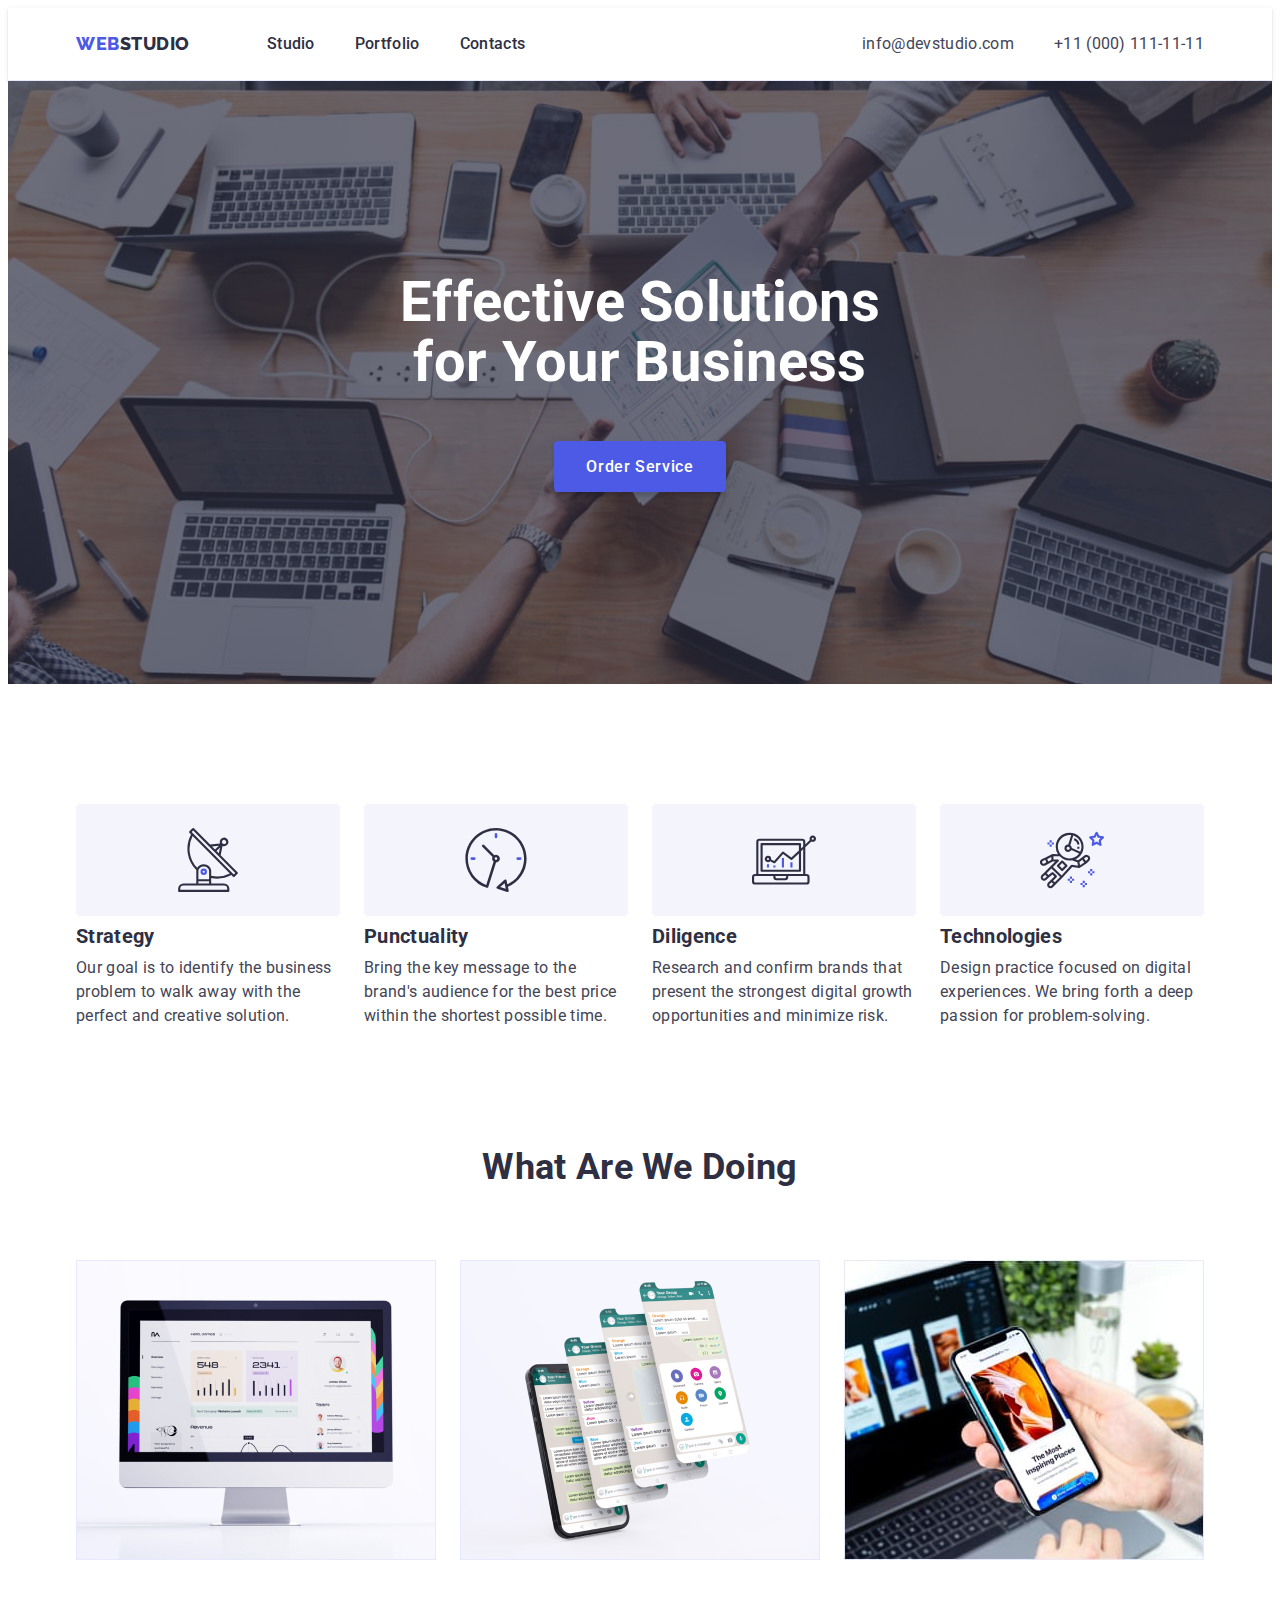
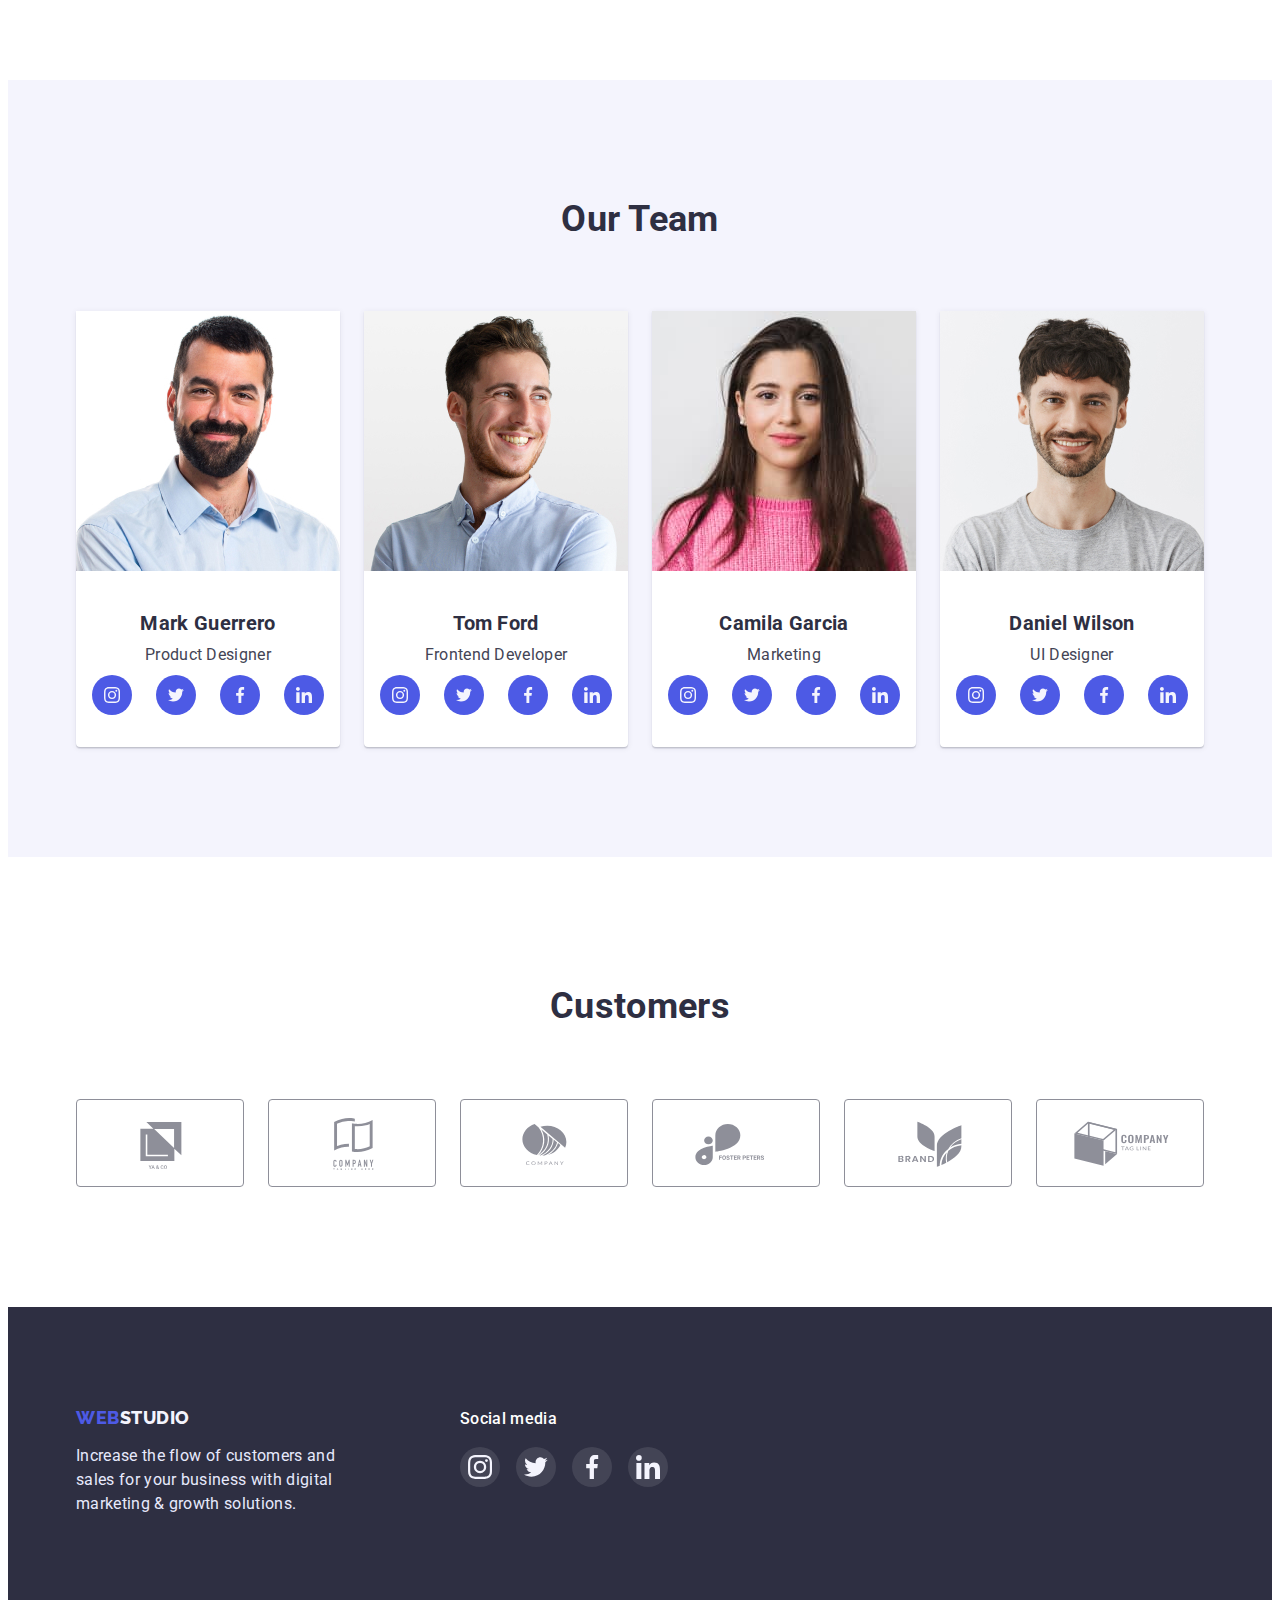
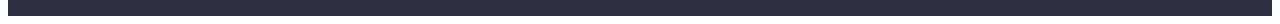
<file: index.html>
<!DOCTYPE html>
<html lang="en">
  <head>
    <meta charset="UTF-8" />
    <meta http-equiv="X-UA-Compatible" content="IE=edge" />
    <meta name="viewport" content="width=device-width, initial-scale=1.0" />
    <title>WEBSTUDIO</title>
    <link
      rel="stylesheet"
      href="https://cdnjs.cloudflare.com/ajax/libs/modern-normalize/1.1.0/modern-normalize.min.css"
      integrity="sha512-wpPYUAdjBVSE4KJnH1VR1HeZfpl1ub8YT/NKx4PuQ5NmX2tKuGu6U/JRp5y+Y8XG2tV+wKQpNHVUX03MfMFn9Q=="
      crossorigin="anonymous"
      referrerpolicy="no-referrer"
    />
    <link rel="stylesheet" href="./CSS/styles.css" />
    <link rel="preconnect" href="https://fonts.googleapis.com" />
    <link rel="preconnect" href="https://fonts.gstatic.com" crossorigin />
    <link
      href="https://fonts.googleapis.com/css2?family=Raleway:wght@800&family=Roboto:wght@400;500;700;900&display=swap"
      rel="stylesheet"
    />
  </head>
  <body>
    <header class="header">
      <div class="container">
        <!-- NAVIGATION -->
        <nav class="nav">
          <a href="/index.html" class="logo"
            ><span class="logo-letters">WEB</span>STUDIO</a
          >
          <ul class="nav-list">
            <li class="nav-item">
              <a href="./index.html" class="nav-link">Studio</a>
            </li>
            <li class="nav-item">
              <a href="./portfolio.html" class="nav-link">Portfolio</a>
            </li>
            <li class="nav-item">
              <a href="" class="nav-link">Contacts</a>
            </li>
          </ul>
        </nav>

        <!-- OUR CONTACTS -->
        <ul class="contacts">
          <li>
            <a href="mailto:info@devstudio.com" class="contacts"
              >info@devstudio.com</a
            >
          </li>
          <li>
            <a href="tel:+110001111111" class="contacts">+11 (000) 111-11-11</a>
          </li>
        </ul>
      </div>
    </header>

    <main>
      <!-- HERO SECTION -->
      <section class="section hero">
        <div class="container">
          <h1 class="hero-title">Effective Solutions for Your Business</h1>
          <button type="button" class="hero-button">Order Service</button>
        </div>
      </section>

      <!-- ADVANTAGES SECTION -->
      <section class="section advantages">
        <div class="container">
          <h2 class="section-title hidden">Our Advantages</h2>
          <ul class="advantages-list">
            <li class="advantages-list-item">
              <div class="advantages-icon">
                <svg class="icon antenna">
                  <use href="./images/icons.svg#icon-antenna"></use>
                </svg>
              </div>
              <h3 class="section-list-title">Strategy</h3>
              <p>
                Our goal is to identify the business problem to walk away with
                the perfect and creative solution.
              </p>
            </li>
            <li class="advantages-list-item">
              <div class="advantages-icon">
                <svg class="icon clock">
                  <use href="./images/icons.svg#icon-clock"></use>
                </svg>
              </div>
              <h3 class="section-list-title">Punctuality</h3>
              <p>
                Bring the key message to the brand's audience for the best price
                within the shortest possible time.
              </p>
            </li>
            <li class="advantages-list-item">
              <div class="advantages-icon">
                <svg class="icon diagram">
                  <use href="./images/icons.svg#icon-diagram"></use>
                </svg>
              </div>
              <h3 class="section-list-title">Diligence</h3>
              <p>
                Research and confirm brands that present the strongest digital
                growth opportunities and minimize risk.
              </p>
            </li>
            <li class="advantages-list-item">
              <div class="advantages-icon">
                <svg class="icon astronaut">
                  <use href="./images/icons.svg#icon-astronaut"></use>
                </svg>
              </div>
              <h3 class="section-list-title">Technologies</h3>
              <p>
                Design practice focused on digital experiences. We bring forth a
                deep passion for problem-solving.
              </p>
            </li>
          </ul>
        </div>
      </section>

      <!-- WHAT ARE WE DOING SECTION -->
      <section class="section doing">
        <div class="container">
          <h2 class="section-title">What are we doing</h2>
          <ul class="doing-list">
            <li>
              <img
                src="./images/computer.jpg"
                width="360"
                height="300"
                alt="imac shows statistic on screen"
              />
            </li>
            <li>
              <img
                src="./images/smartphone.jpg"
                width="360"
                height="300"
                alt="4 layers of smartphone"
              />
            </li>
            <li>
              <img
                src="./images/laptopandsmartphone.jpg"
                width="360"
                height="300"
                alt="laptop on a table and smatphone at the hand"
              />
            </li>
          </ul>
        </div>
      </section>

      <!-- OUR TEAM SECTION -->
      <section class="section team">
        <div class="container">
          <h2 class="section-title">Our Team</h2>
          <ul class="team-members">
            <li class="team-list">
              <img
                src="./images/mark.jpg"
                width="264"
                height="260"
                alt="Mark is product manager"
              />
              <div class="team-name">
                <h3 class="section-list-title">Mark Guerrero</h3>
                <p class="team-list-text">Product Designer</p>
                <ul class="team-social-list">
                  <li class="team-social-item">
                    <a href="" class="team-social-link">
                      <svg class="icon-social">
                        <use href="./images/icons.svg#icon-instagram"></use>
                      </svg>
                    </a>
                  </li>
                  <li class="team-social-item">
                    <a href="" class="team-social-link">
                      <svg class="icon-social">
                        <use href="./images/icons.svg#icon-twitter"></use>
                      </svg>
                    </a>
                  </li>
                  <li class="team-social-item">
                    <a href="" class="team-social-link">
                      <svg class="icon-social">
                        <use href="./images/icons.svg#icon-facebook"></use>
                      </svg>
                    </a>
                  </li>
                  <li class="team-social-item">
                    <a href="" class="team-social-link">
                      <svg class="icon-social">
                        <use href="./images/icons.svg#icon-linkedin"></use>
                      </svg>
                    </a>
                  </li>
                </ul>
              </div>
            </li>
            <li class="team-list">
              <img
                src="./images/tom.jpg"
                width="264"
                height="260"
                alt="Tom is frontend developer"
              />
              <div class="team-name">
                <h3 class="section-list-title">Tom Ford</h3>
                <p class="team-list-text">Frontend Developer</p>
                <ul class="team-social-list">
                  <li class="team-social-item">
                    <a href="" class="team-social-link">
                      <svg class="icon-social">
                        <use href="./images/icons.svg#icon-instagram"></use>
                      </svg>
                    </a>
                  </li>
                  <li class="team-social-item">
                    <a href="" class="team-social-link">
                      <svg class="icon-social">
                        <use href="./images/icons.svg#icon-twitter"></use>
                      </svg>
                    </a>
                  </li>
                  <li class="team-social-item">
                    <a href="" class="team-social-link">
                      <svg class="icon-social">
                        <use href="./images/icons.svg#icon-facebook"></use>
                      </svg>
                    </a>
                  </li>
                  <li class="team-social-item">
                    <a href="" class="team-social-link">
                      <svg class="icon-social">
                        <use href="./images/icons.svg#icon-linkedin"></use>
                      </svg>
                    </a>
                  </li>
                </ul>
              </div>
            </li>
            <li class="team-list">
              <img
                src="./images/camila.jpg"
                width="264"
                height="260"
                alt="Camila is marketolog"
              />
              <div class="team-name">
                <h3 class="section-list-title">Camila Garcia</h3>
                <p class="team-list-text">Marketing</p>
                <ul class="team-social-list">
                  <li class="team-social-item">
                    <a href="" class="team-social-link">
                      <svg class="icon-social">
                        <use href="./images/icons.svg#icon-instagram"></use>
                      </svg>
                    </a>
                  </li>
                  <li class="team-social-item">
                    <a href="" class="team-social-link">
                      <svg class="icon-social">
                        <use href="./images/icons.svg#icon-twitter"></use>
                      </svg>
                    </a>
                  </li>
                  <li class="team-social-item">
                    <a href="" class="team-social-link">
                      <svg class="icon-social">
                        <use href="./images/icons.svg#icon-facebook"></use>
                      </svg>
                    </a>
                  </li>
                  <li class="team-social-item">
                    <a href="" class="team-social-link">
                      <svg class="icon-social">
                        <use href="./images/icons.svg#icon-linkedin"></use>
                      </svg>
                    </a>
                  </li>
                </ul>
              </div>
            </li>
            <li class="team-list">
              <img
                src="./images/daniel.jpg"
                width="264"
                height="260"
                alt="Daniel is UI Designer"
              />
              <div class="team-name">
                <h3 class="section-list-title">Daniel Wilson</h3>
                <p class="team-list-text">UI Designer</p>
                <ul class="team-social-list">
                  <li class="team-social-item">
                    <a href="" class="team-social-link">
                      <svg class="icon-social">
                        <use href="./images/icons.svg#icon-instagram"></use>
                      </svg>
                    </a>
                  </li>
                  <li class="team-social-item">
                    <a href="" class="team-social-link">
                      <svg class="icon-social">
                        <use href="./images/icons.svg#icon-twitter"></use>
                      </svg>
                    </a>
                  </li>
                  <li class="team-social-item">
                    <a href="" class="team-social-link">
                      <svg class="icon-social">
                        <use href="./images/icons.svg#icon-facebook"></use>
                      </svg>
                    </a>
                  </li>
                  <li class="team-social-item">
                    <a href="" class="team-social-link">
                      <svg class="icon-social">
                        <use href="./images/icons.svg#icon-linkedin"></use>
                      </svg>
                    </a>
                  </li>
                </ul>
              </div>
            </li>
          </ul>
        </div>
      </section>
      <section class="section customers">
        <div class="container">
          <h2 class="section-title">Customers</h2>
          <ul class="customers-list">
            <li class="customers-item">
              <a href="" class="customers-link">
                <svg class="logo-company">
                  <use href="./images/icons.svg#icon-logofirst"></use>
                </svg>
              </a>
            </li>
            <li class="customers-item">
              <a href="" class="customers-link">
                <svg class="logo-company">
                  <use href="./images/icons.svg#icon-logosecond"></use>
                </svg>
              </a>
            </li>
            <li class="customers-item">
              <a href="" class="customers-link">
                <svg class="logo-company">
                  <use href="./images/icons.svg#icon-logothird"></use>
                </svg>
              </a>
            </li>
            <li class="customers-item">
              <a href="" class="customers-link">
                <svg class="logo-company">
                  <use href="./images/icons.svg#icon-logofourth"></use>
                </svg>
              </a>
            </li>
            <li class="customers-item">
              <a href="" class="customers-link">
                <svg class="logo-company">
                  <use href="./images/icons.svg#icon-logofifth"></use>
                </svg>
              </a>
            </li>
            <li class="customers-item">
              <a href="" class="customers-link">
                <svg class="logo-company">
                  <use href="./images/icons.svg#icon-logosixth"></use>
                </svg>
              </a>
            </li>
          </ul>
        </div>
      </section>
    </main>

    <!-- FOOTER SECTION -->
    <footer class="footer">
      <div class="container">
        <div class="footer-width">
          <a href="/index.html" class="footer-logo"
            ><span class="footer-logo-letters">WEB</span>STUDIO</a
          >
          <p class="footer-text">
            Increase the flow of customers and sales for your business with
            digital marketing & growth solutions.
          </p>
        </div>
        <div class="footer-social">
          <h3 class="footer-title">Social media</h3>
          <ul class="footer-list">
            <li class="footer-item">
              <a href="" class="footer-social-link">
                <svg class="icon-footer">
                  <use href="./images/icons.svg#icon-instagram"></use>
                </svg>
              </a>
            </li>
            <li class="footer-item">
              <a href="" class="footer-social-link">
                <svg class="icon-footer">
                  <use href="./images/icons.svg#icon-twitter"></use>
                </svg>
              </a>
            </li>
            <li class="footer-item">
              <a href="" class="footer-social-link">
                <svg class="icon-footer">
                  <use href="./images/icons.svg#icon-facebook"></use>
                </svg>
              </a>
            </li>
            <li class="footer-item">
              <a href="" class="footer-social-link">
                <svg class="icon-footer">
                  <use href="./images/icons.svg#icon-linkedin"></use>
                </svg>
              </a>
            </li>
          </ul>
        </div>
      </div>
    </footer>
  </body>
</html>
</file>
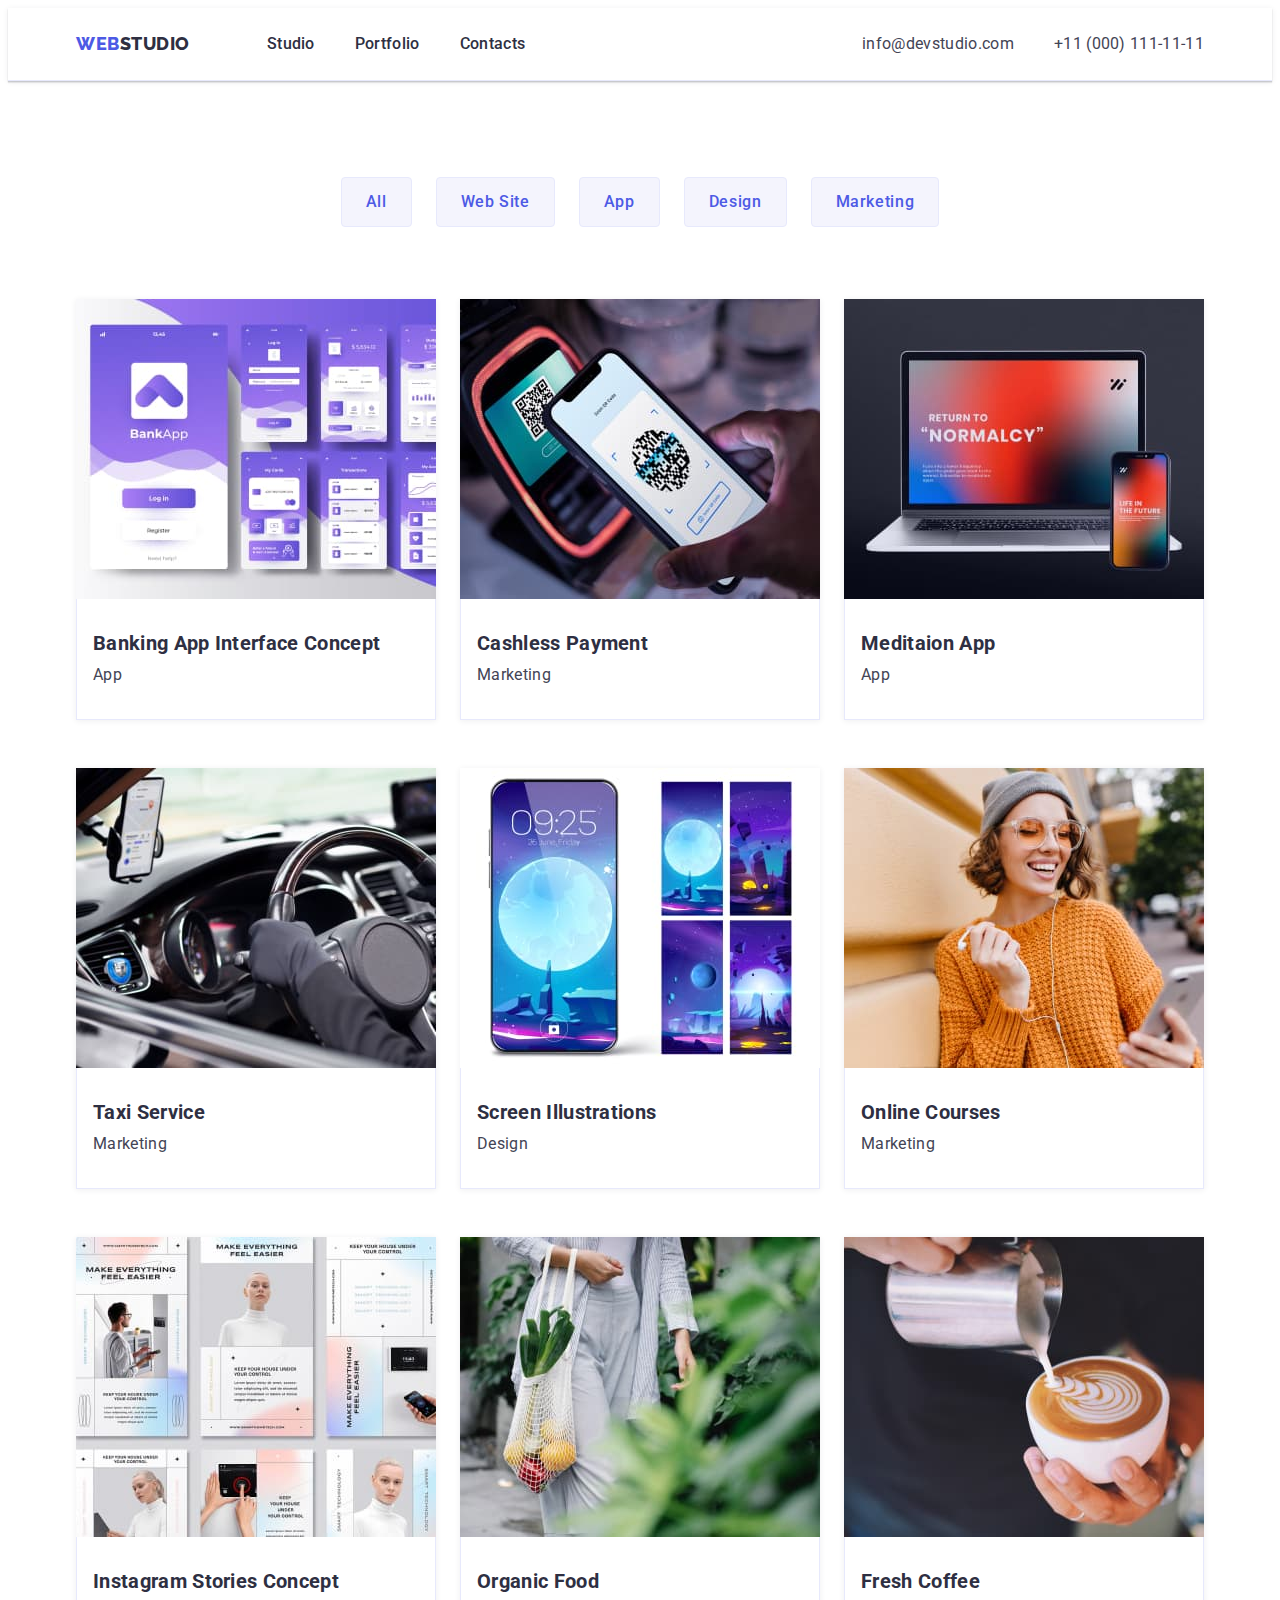
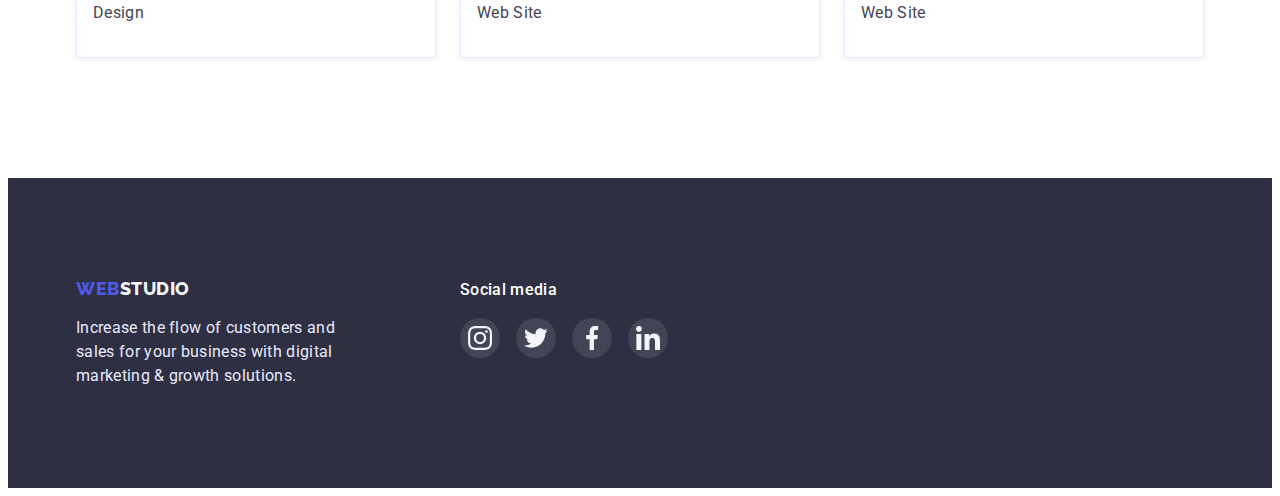
<file: portfolio.html>
<!DOCTYPE html>
<html lang="en">
  <head>
    <meta charset="UTF-8" />
    <meta http-equiv="X-UA-Compatible" content="IE=edge" />
    <meta name="viewport" content="width=device-width, initial-scale=1.0" />
    <title>PORTFOLIO</title>
    <link
      rel="stylesheet"
      href="https://cdnjs.cloudflare.com/ajax/libs/modern-normalize/1.1.0/modern-normalize.min.css"
      integrity="sha512-wpPYUAdjBVSE4KJnH1VR1HeZfpl1ub8YT/NKx4PuQ5NmX2tKuGu6U/JRp5y+Y8XG2tV+wKQpNHVUX03MfMFn9Q=="
      crossorigin="anonymous"
      referrerpolicy="no-referrer"
    />
    <link rel="stylesheet" href="./CSS/styles.css" />
    <link rel="preconnect" href="https://fonts.googleapis.com" />
    <link rel="preconnect" href="https://fonts.gstatic.com" crossorigin />
    <link
      href="https://fonts.googleapis.com/css2?family=Raleway:wght@800&family=Roboto:wght@400;500;700;900&display=swap"
      rel="stylesheet"
    />
  </head>
  <body>
    <header class="header">
      <div class="container">
        <!-- NAVIGATION -->
        <nav class="nav">
          <a href="/index.html" class="logo"
            ><span class="logo-letters">WEB</span>STUDIO</a
          >
          <ul class="nav-list">
            <li class="nav-item">
              <a href="./index.html" class="nav-link">Studio</a>
            </li>
            <li class="nav-item">
              <a href="./portfolio.html" class="nav-link">Portfolio</a>
            </li>
            <li class="nav-item">
              <a href="" class="nav-link">Contacts</a>
            </li>
          </ul>
        </nav>

        <!-- OUR CONTACTS -->
        <ul class="contacts">
          <li>
            <a href="mailto:info@devstudio.com" class="contacts"
              >info@devstudio.com</a
            >
          </li>
          <li>
            <a href="tel:+110001111111" class="contacts">+11 (000) 111-11-11</a>
          </li>
        </ul>
      </div>
    </header>

    <main>
      <section class="section examples">
        <div class="container">
        <h1 class="hidden">Examples of work</h1>
        <ul class="button-list">
          <li><button type="button" class="button">All</button></li>
          <li><button type="button" class="button">Web Site</button></li>
          <li><button type="button" class="button">App</button></li>
          <li><button type="button" class="button">Design</button></li>
          <li><button type="button" class="button">Marketing</button></li>
        </ul>

        <ul class="sample-list">
          <li class="sample-item">
            <a href="" class="sample-item-link">
              <img
                src="./images/bankingapp(1).jpg"
                width="360"
                height="300"
                alt="banking app on the phone screen"
              /> <div class="sample-text">
              <h2 class="sample-title">Banking App Interface Concept</h2>
              <p class="sample-type">App</p>
              </div>
            </a>
            
          </li>
          <li class="sample-item">
            <a href="" class="sample-item-link">
              <img
                src="./images/cashlesspayment(1).jpg"
                width="360"
                height="300"
                alt="making payment using qr code"
              /> <div class="sample-text">
              <h2 class="sample-title">Cashless Payment</h2>
              <p class="sample-type">Marketing</p>
              </div>
            </a>
            
          </li>
          <li class="sample-item">
            <a href="" class="sample-item-link">
              <img
                src="./images/meditaionapp(1).jpg"
                width="360"
                height="300"
                alt="call to action on the laptop and smartphone"
              /> <div class="sample-text">
              <h2 class="sample-title">Meditaion App</h2>
              <p class="sample-type">App</p>
              </div>
            </a>
          </li>
          <li class="sample-item">
            <a href="" class="sample-item-link">
              <img
                src="./images/taxiservice(1).jpg"
                width="360"
                height="300"
                alt="driver in a car"
              /> <div class="sample-text">
              <h2 class="sample-title">Taxi Service</h2>
              <p class="sample-type">Marketing</p>
              </div>
            </a>
          </li>
          <li class="sample-item">
            <a href="" class="sample-item-link">
              <img
                src="./images/screenillustrations(1).jpg"
                width="360"
                height="300"
                alt="smartphone with wallpapers"
              /> <div class="sample-text">
              <h2 class="sample-title">Screen Illustrations</h2>
              <p class="sample-type">Design</p>
              </div>
            </a>
          </li>
          <li class="sample-item">
            <a href="" class="sample-item-link">
              <img
                src="./images/onlinecourse(1).jpg"
                width="360"
                height="300"
                alt="girl looking at the phone"
              /> <div class="sample-text">
              <h2 class="sample-title">Online Courses</h2>
              <p class="sample-type">Marketing</p>
              </div>
            </a>
          </li>
          <li class="sample-item">
            <a href="" class="sample-item-link">
              <img
                src="./images/instagramstories(1).jpg"
                width="360"
                height="300"
                alt="instagram stories on the phone"
              /> <div class="sample-text">
              <h2 class="sample-title">Instagram Stories Concept</h2>
              <p class="sample-type">Design</p>
              </div>
            </a>
          </li>
          <li class="sample-item">
            <a href="" class="sample-item-link">
              <img
                src="./images/organicfood(1).jpg"
                width="360"
                height="300"
                alt="woman carrying some food"
              /> <div class="sample-text">
              <h2 class="sample-title">Organic Food</h2>
              <p class="sample-type">Web Site</p>
              </div>
            </a>
          </li>
          <li class="sample-item">
            <a href="" class="sample-item-link">
              <img
                src="./images/freshcoffee.jpg"
                width="360"
                height="300"
                alt="someone making cap of coffee"
              /> <div class="sample-text">
              <h2 class="sample-title">Fresh Coffee</h2>
              <p class="sample-type">Web Site</p>
              </div>
            </a>
          </li>
        </ul>
      </section>
    </main>

     <!-- FOOTER SECTION -->
    <footer class="footer">
      <div class="container">
        <div class="footer-width">
          <a href="/index.html" class="footer-logo"
            ><span class="footer-logo-letters">WEB</span>STUDIO</a
          >
          <p class="footer-text">
            Increase the flow of customers and sales for your business with
            digital marketing & growth solutions.
          </p>
        </div>
        <div class="footer-social">
          <h3 class="footer-title">Social media</h3>
          <ul class="footer-list">
            <li class="footer-item">
              <a href="" class="footer-social-link">
                <svg class="icon-footer">
                  <use href="./images/icons.svg#icon-instagram"></use>
                </svg>
              </a>
            </li>
            <li class="footer-item">
              <a href="" class="footer-social-link">
                <svg class="icon-footer">
                  <use href="./images/icons.svg#icon-twitter"></use>
                </svg>
              </a>
            </li>
            <li class="footer-item">
              <a href="" class="footer-social-link">
                <svg class="icon-footer">
                  <use href="./images/icons.svg#icon-facebook"></use>
                </svg>
              </a>
            </li>
            <li class="footer-item">
              <a href="" class="footer-social-link">
                <svg class="icon-footer">
                  <use href="./images/icons.svg#icon-linkedin"></use>
                </svg>
              </a>
            </li>
          </ul>
        </div>
      </div>
    </footer>
  </body>
</html>
</file>
<file: CSS/styles.css>
/* цвет основного текста #434455 */
/* цвет вторичного текста #2E2F42 */
/* главный бекграунд цвет #FFFFFF */
/* вторичный бекграунд цвет #F4F4FD */
/* акцент #4D5AE5 */

:root {
  --primary-text-color: #434455;
  --secondary-text-color: #2e2f42;
  --primary-background-color: #ffffff;
  --secondary-background-color: #f4f4fd;
  --accent-color: #4d5ae5;
}

*,
*::before,
*::after {
  box-sizing: border-box;
}

h1,
h2,
h3,
h4,
h5,
h6,
p {
  margin: 0;
  padding: 0;
}
img {
  display: block;
  height: auto;
}
a {
  text-decoration: 0;
}
ul {
  padding: 0;
  margin: 0;
  list-style: none;
}

body {
  font-family: "Roboto", sans-serif;
  background-color: var(--primary-background-color);
  letter-spacing: 0.02em;
  color: var(--primary-text-color);
}

.container {
  margin-right: auto;
  margin-left: auto;
  padding-left: 15px;
  padding-right: 15px;
  width: 1158px;
}

.header .container {
  display: flex;
  align-items: center;
}

.nav {
  display: flex;
  align-items: center;
  gap: 77px;
}
.nav-list {
  display: flex;
  gap: 40px;
}

/* Logo в Header */
.nav .logo {
  font-family: "Raleway", sans-serif;
  font-weight: 800;
  font-size: 18px;
  line-height: 1.3;
  align-items: center;
  letter-spacing: 0.03em;
  text-transform: uppercase;
  color: var(--secondary-text-color);
  text-decoration: none;
  padding: 24px 0;
}

.logo-letters {
  color: var(--accent-color);
}

/* Navigation */
.nav-link {
  font-weight: 500;
  font-size: 16px;
  line-height: 1.5;
  color: var(--secondary-text-color);
  text-decoration: none;
}

.nav-item a {
  padding: 24px 0px;
  display: block;
}

.nav .nav-link:hover,
.nav .nav-link:focus {
  color: var(--accent-color);
}

/* Способы связи */
.contacts {
  display: flex;
  gap: 40px;

  font-weight: 400;
  font-size: 16px;
  line-height: 1.5;
  color: var(--primary-text-color);
  text-decoration: none;
  margin-left: auto;
}

.contacts a {
  padding: 24px 0px;
}

.nav-list.contacts {
  margin-left: auto;
}

.contacts:hover,
.contacts:focus {
  color: var(--accent-color);
}

.header {
  border-bottom: 1px solid #e7e9fc;
  box-shadow: 0px 2px 1px rgba(46, 47, 66, 0.08),
    0px 1px 1px rgba(46, 47, 66, 0.16), 0px 1px 6px rgba(46, 47, 66, 0.08);
}

/* Hero */
.section.hero {
  background-color: rgba(46, 47, 66, 0.7);
  background-image: linear-gradient(
      rgba(46, 47, 66, 0.7),
      rgba(46, 47, 66, 0.7)
    ),
    url(../images/herobg.jpg);
  background-repeat: no-repeat;
  background-size: cover;
  background-position: center;
  padding: 192px 0;
  text-align: center;
  max-width: 1440px;
  margin-left: auto;
  margin-right: auto;
}

.hero-title {
  margin: 0px 300px 48px 300px;

  font-weight: 700;
  font-size: 56px;
  line-height: 1.07;
  text-align: center;
  color: #ffffff;
}

.hero-button {
  padding: 16px 32px;

  font-family: "Roboto", sans-serif;
  color: var(--primary-background-color);
  background-color: var(--accent-color);
  font-weight: 500;
  font-size: 16px;
  line-height: 1.2;
  letter-spacing: 0.04em;
  cursor: pointer;
  border: none;
  border-radius: 4px;
  box-shadow: 0px 4px 4px rgba(0, 0, 0, 0.15);
}

.hero-button:hover,
.hero-button:focus,
.hero-button:active {
  background-color: #404bbf;
  box-shadow: 0px 4px 4px rgba(0, 0, 0, 0.15);
}

/* OUR ADVANTAGES */

.section.advantages {
  padding: 120px 0;
}
.hidden {
  position: absolute;
  white-space: nowrap;
  width: 1px;
  height: 1px;
  overflow: hidden;
  border: 0;
  padding: 0;
  clip: rect(0 0 0 0);
  clip-path: inset(50%);
  margin: -1px;
}

.section-title {
  font-weight: 700;
  font-size: 36px;
  line-height: 1.1;
  text-align: center;
  text-transform: capitalize;
  color: var(--secondary-text-color);
}

.section-list-title {
  font-weight: 700;
  font-size: 20px;
  line-height: 1.2;
  color: var(--secondary-text-color);
  margin-top: 8px;
  margin-bottom: 8px;
}

/* .advantages-list-item::before {
  display: block;
  content: "";
  height: 112px;
  background-repeat: no-repeat;
  background-size: auto;
  background-position: center;
  background-color: var(--secondary-background-color);
  border-radius: 4px;
  margin-bottom: 8px;
}

.advantages-list-item:nth-child(1)::before {
  background-image: url(../images/SVG/antenna.svg);
}

.advantages-list-item:nth-child(2)::before {
  background-image: url(../images/SVG/clock.svg);
}

.advantages-list-item:nth-child(3)::before {
  background-image: url(../images/SVG/diagram.svg);
}

.advantages-list-item:nth-child(4)::before {
  background-image: url(../images/SVG/astronaut.svg);
} */

.advantages-icon {
  display: flex;
  height: 112px;
  background-color: var(--secondary-background-color);
  border-radius: 4px;
  justify-content: center;
  align-items: center;
}

.advantages-icon .icon {
  width: 64px;
  height: 64px;
}

.advantages p {
  line-height: 1.5;
  font-size: 16px;
}

.advantages-list {
  display: flex;
  gap: 24px;
}
.advantages-list li {
  width: 264px;
}

/* DOING */
.section.doing {
  padding-bottom: 120px;
}

.doing .section-title {
  margin-bottom: 72px;
}

.doing-list {
  display: flex;
  gap: 24px;
}

/* OUR TEAM */
.section.team {
  padding-top: 120px;
  padding-bottom: 110px;
}

.team .section-title {
  margin-bottom: 72px;
}

.team-members {
  display: flex;
  gap: 24px;
}

.team-name {
  padding: 32px 16px 32px 16px;
  gap: 8px;
}

.team {
  background-color: var(--secondary-background-color);
}

.team-list {
  background-color: var(--primary-background-color);
  box-shadow: 0px 1px 6px rgba(46, 47, 66, 0.08),
    0px 1px 1px rgba(46, 47, 66, 0.16), 0px 2px 1px rgba(46, 47, 66, 0.08);
  border-radius: 0px 0px 4px 4px;
}

.team h3 {
  text-align: center;
}

.team-list-text {
  line-height: 1.5;
  text-align: center;
  font-size: 16px;
  margin-bottom: 8px;
}

.team-social {
  padding-bottom: 32px;
}

.team-social-list {
  display: flex;
  gap: 24px;
  justify-content: center;
}

.team-social-link {
  display: flex;
  width: 40px;
  height: 40px;
  background-color: var(--accent-color);
  border-radius: 50%;
  cursor: pointer;
  justify-content: center;
  align-items: center;
}

.team-social-link:hover,
.team-social-link:focus {
  background-color: #404bbf;
}

.icon-social {
  width: 16px;
  height: 16px;
  fill: var(--secondary-background-color);
}

/* CUSTOMERS SECTION */

.section.customers {
  padding-top: 130px;
  padding-bottom: 120px;
}

.customers .section-title {
  margin-bottom: 72px;
}

.customers-list {
  display: flex;
  gap: 24px;
  justify-content: center;
}

.customers-item {
  display: block;
}

.customers-link {
  width: 168px;
  height: 88px;
  display: flex;
  justify-content: center;
  align-items: center;
  border: 1px solid #8e8f99;
  border-radius: 4px;
}

.logo-company {
  width: 104px;
  height: 56px;
  fill: #8e8f99;
}

.customers-link:hover,
.customers-link:focus {
  border-color: #404bbf;
}

.customers-link:hover use,
.customers-link:focus use {
  fill: #404bbf;
}

/* FOOTER LOGO */
.footer-logo {
  font-family: "Raleway", sans-serif;
  font-weight: 800;
  font-size: 18px;
  line-height: 1.2;
  align-items: center;
  letter-spacing: 0.03em;
  text-transform: uppercase;
  color: var(--secondary-background-color);
  text-decoration: none;
}

.footer-logo-letters {
  color: var(--accent-color);
}

/* FOOTER Text */
.footer-width {
  width: 264px;
  margin-right: 120px;
}

.footer {
  background-color: var(--secondary-text-color);
  padding: 100px 0;
}

.footer .container {
  display: flex;
}

.footer-text {
  margin-top: 16px;
  font-size: 16px;
  line-height: 1.5;
  color: #e7e9fc;
}

.footer-title {
  font-weight: 500;
  font-size: 16px;
  line-height: 1.5;
  letter-spacing: 0.02em;
  color: var(--primary-background-color);
  margin-bottom: 16px;
}

.footer-list {
  display: flex;
  gap: 16px;
}

.footer-item {
  display: flex;
}

.footer-social-link {
  display: flex;
  fill: var(--secondary-background-color);
  width: 40px;
  height: 40px;
  background: rgba(255, 255, 255, 0.1);
  border-radius: 50%;
  justify-content: center;
  align-items: center;
}

.footer-social-link:hover,
.footer-social-link:focus {
  background-color: #31d0aa;
}

.icon-footer {
  width: 24px;
  height: 24px;
}

/* PORTFOLIO MAIN */
/* Цвет кнопок в спокойном состоянии #F4F4FD  */
/* Цвет кнопок в режиме наведения #4D5AE5 */
.section.examples {
  padding-top: 96px;
  padding-bottom: 120px;
}

.button {
  font-family: "Roboto", sans-serif;
  font-weight: 500;
  font-size: 16px;
  line-height: 1.5;
  text-align: center;
  letter-spacing: 0.04em;
  color: var(--accent-color);
  background-color: var(--secondary-background-color);
  cursor: pointer;
  padding: 12px 24px;
  border-radius: 4px;
  border: 1px solid #e7e9fc;
}

.button:hover,
.button:focus,
.button:active {
  color: var(--primary-background-color);
  background-color: var(--accent-color);
  border-color: transparent;
  box-shadow: 0px 3px 1px rgba(0, 0, 0, 0.1), 0px 2px 1px rgba(0, 0, 0, 0.08),
    0px 2px 2px rgba(0, 0, 0, 0.12);
}

.button-list {
  display: flex;
  margin-right: auto;
  margin-left: auto;
  justify-content: center;
  margin-bottom: 72px;
  gap: 24px;
}

.sample-list li a {
  text-decoration: none;
}

.sample-list .sample-title {
  font-weight: 700;
  font-size: 20px;
  line-height: 1.2;
  color: var(--secondary-text-color);
  margin-bottom: 8px;
}

.sample-list .sample-type {
  color: var(--primary-text-color);
  line-height: 1.5;
  font-size: 16px;
}

.sample-list {
  display: flex;
  flex-wrap: wrap;
  gap: 48px 24px;
}

.sample-text {
  padding: 32px 16px;
  border-left: 1px solid #e7e9fc;
  border-right: 1px solid #e7e9fc;
  border-bottom: 1px solid #e7e9fc;
}

.sample-item-link {
  display: block;
  box-shadow: 0px 1px 6px rgba(46, 47, 66, 0.08);
}

.sample-item-link:hover,
.sample-item-link:focus {
  box-shadow: 0px 1px 6px rgba(46, 47, 66, 0.08),
    0px 1px 1px rgba(46, 47, 66, 0.16), 0px 2px 1px rgba(46, 47, 66, 0.08);
}

.sample-item {
  flex-basis: calc((100% - 48px) / 3);
}

.sample-item-link img {
  object-fit: cover;
}
</file>
